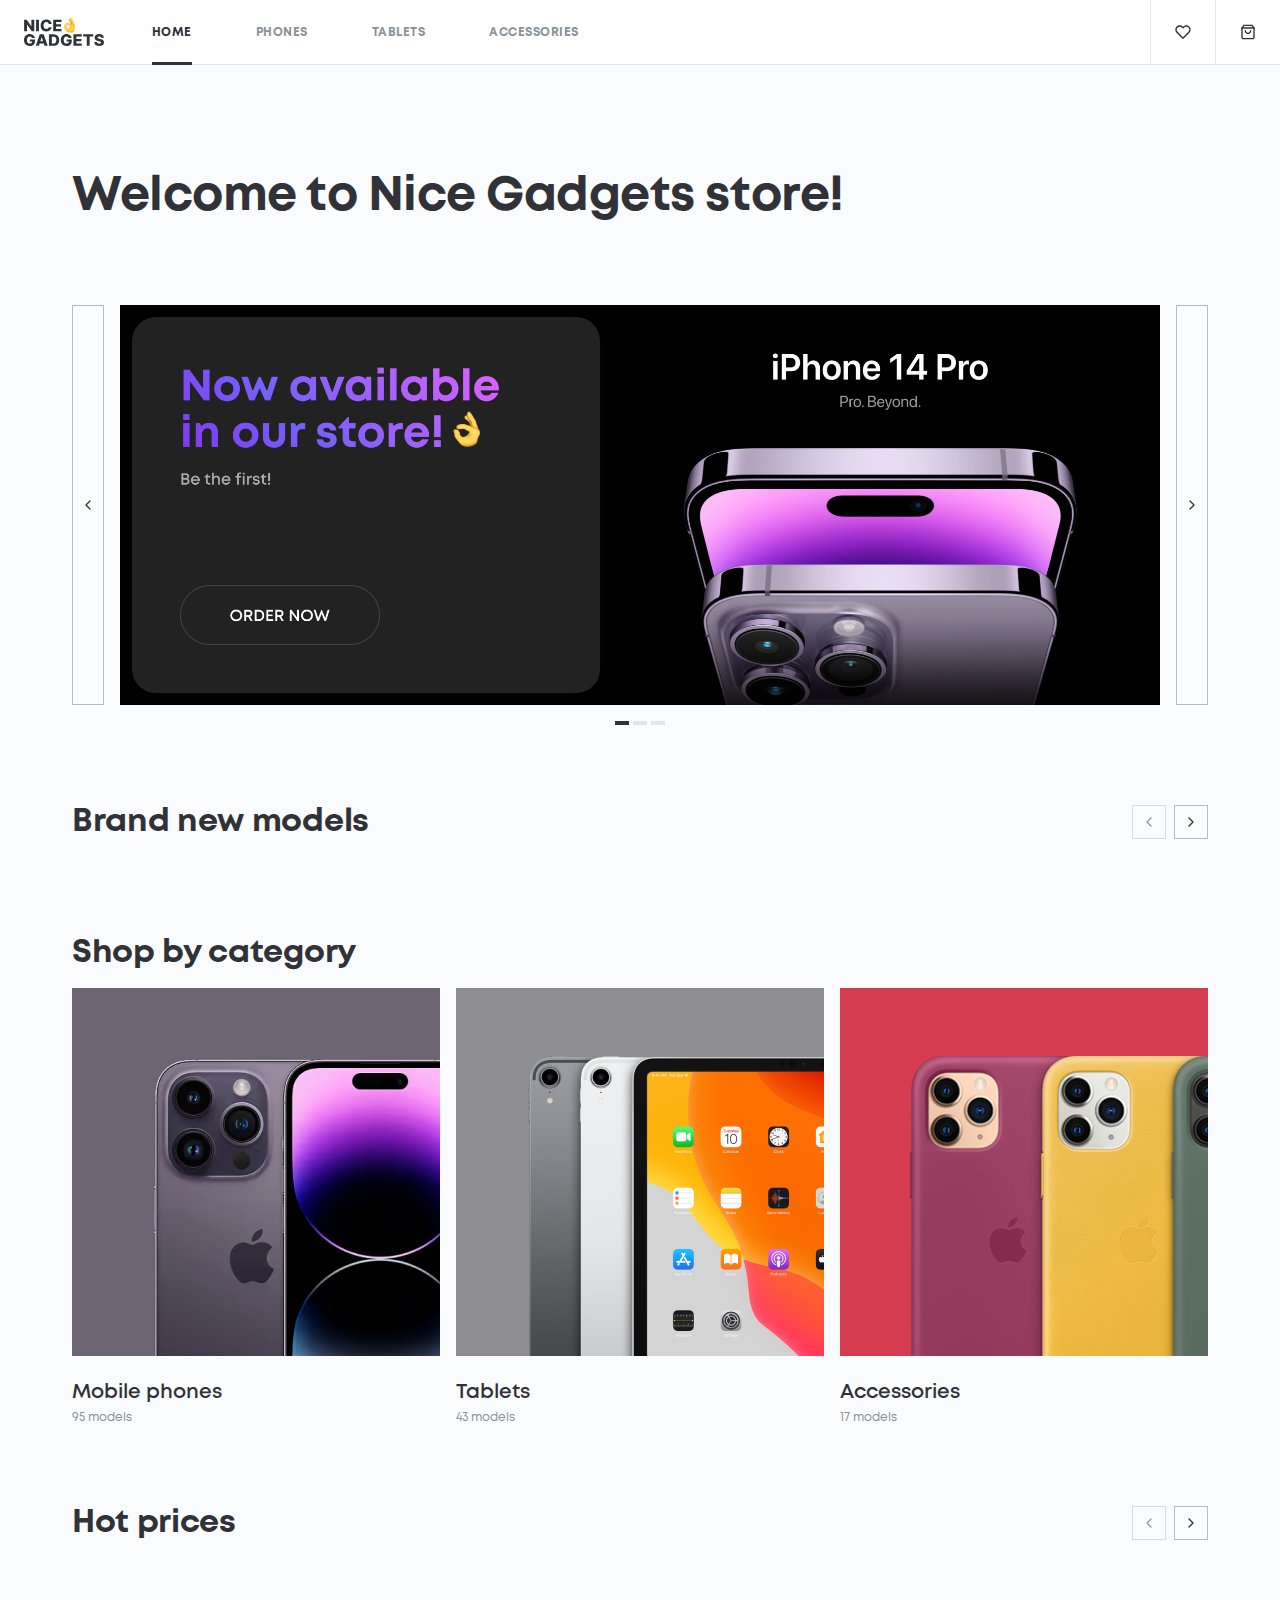
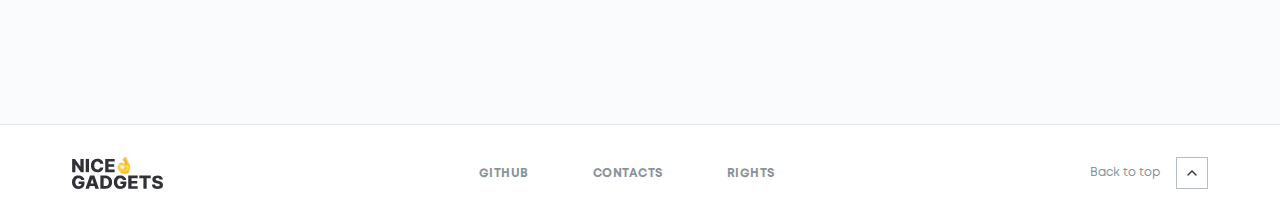
<file: index.html>
<!doctype html><html lang="en"><head><meta charset="utf-8"/><link rel="icon" href="./img/favicon.png"/><meta name="viewport" content="width=device-width,initial-scale=1"/><meta name="theme-color" content="#000000"/><title>Nice Gadgets</title><meta name="description" content="Web site created using create-react-app"/><script defer="defer" src="./static/js/main.a50fb7a5.js"></script><link href="./static/css/main.1d24a38c.css" rel="stylesheet"></head><body><noscript>You need to enable JavaScript to run this app.</noscript><div id="root"></div></body></html>
</file>
<file: static/css/main.1d24a38c.css>
.page{font-family:Mont,sans-serif;letter-spacing:0}.container{padding-inline:24px}@media(min-width:640px){.container{padding-inline:32px}}@media(min-width:1200px){.container{margin:0 auto;max-width:1136px;width:100%}}.page{display:flex;flex-direction:column;min-height:100vh}.page__container{flex:1 1;margin-bottom:80px;margin-top:24px}.Header_container__Pv0TG{padding-inline:24px}@media(min-width:640px){.Header_container__Pv0TG{padding-inline:32px}}@media(min-width:1200px){.Header_container__Pv0TG{margin:0 auto;max-width:1136px;width:100%}}.Header_page__LLqy4{font-family:Mont,sans-serif;letter-spacing:0}.Header_header__QJfsy{align-items:center;background-color:#fff;border-bottom:1px solid #e2e6e9;display:flex;flex-direction:row;height:48px;justify-content:space-between;left:0;position:sticky;right:0;top:0;z-index:3}@media(min-width:1200px){.Header_header__QJfsy{height:64px}}.Header_header__logo__r0\+6V{align-items:center;justify-content:center;padding:13px 16px}@media(min-width:1200px){.Header_header__logo__r0\+6V{padding:18px 24px}}.Header_header__logoimage__Wg5Qg{display:block;height:21px;width:64px}@media(min-width:1200px){.Header_header__logoimage__Wg5Qg{height:28px;width:80px}}.Header_header__left__VT8Go{display:flex;flex-direction:row;gap:16px}@media(min-width:1200px){.Header_header__left__VT8Go{gap:24px}}.Header_header__right__cDSOP{align-items:center;display:flex;flex-direction:row;height:100%}.Header_header__right_main__AfBDb{display:none}@media(min-width:640px){.Header_header__right_main__AfBDb{display:flex;flex-direction:row;height:100%}}.Header_header__buttons__70gqj{display:none}@media(min-width:640px){.Header_header__buttons__70gqj{display:flex;flex-direction:row;height:100%}}.Header_header__button__LBFeE{align-items:center;border-left:1px solid #e2e6e9;display:flex;height:100%;justify-content:center;padding-inline:24px;position:relative;text-decoration:none}.Header_header__button__LBFeE:hover{color:#313237}.Header_header__button_img__g2XE8{position:relative}.Header_header__button_active__tvV6o{color:#313237}.Header_header__button_active__tvV6o:after{background-color:#313237;bottom:-1px;content:"";display:block;height:3px;left:0;position:absolute;width:100%}@media(min-width:640px){.Header_header__burger__7Xaeg{display:none}}.Header_header__infolabel__WQ\+v8{align-items:center;background-color:#eb5757;border:1px solid #fff;border-radius:50%;box-sizing:border-box;color:#fff;display:flex;font-size:9px;height:14px;justify-content:center;position:absolute;right:18px;text-decoration:none;top:18px;width:14px}.Navbar_container__FrhG7{padding-inline:24px}@media(min-width:640px){.Navbar_container__FrhG7{padding-inline:32px}}@media(min-width:1200px){.Navbar_container__FrhG7{margin:0 auto;max-width:1136px;width:100%}}.Navbar_page__\+-DoJ{font-family:Mont,sans-serif;letter-spacing:0}.Navbar_navbar__Rh4Yl{align-items:center;display:flex;justify-content:space-between}.Navbar_navbar__footer__IX9X2{flex-direction:column}@media(min-width:1200px){.Navbar_navbar__footer__IX9X2{flex-direction:row}}.Navbar_navbar__footer_ul__NAy7U{display:flex;flex-direction:column;gap:16px}@media(min-width:640px){.Navbar_navbar__footer_ul__NAy7U{flex-direction:row;gap:32px}}@media(min-width:1200px){.Navbar_navbar__footer_ul__NAy7U{gap:64px}}.Navbar_navbar__items__IylQP{display:none}@media(min-width:640px){.Navbar_navbar__items__IylQP{align-items:center;display:flex;flex-direction:row;gap:32px;height:100%}}@media(min-width:1200px){.Navbar_navbar__items__IylQP{gap:64px}}.Navbar_navbar__aside__6V8FC{align-items:center;display:flex;flex-direction:column;gap:16px}.Navbar_navbar__item__zQlmH{align-items:center;display:flex;height:28px;list-style-type:none}@media(min-width:640px){.Navbar_navbar__item__zQlmH{height:100%}}.Navbar_navbar__itemlink__Tkykh{align-items:center;color:#89939a;cursor:pointer;display:flex;font-size:12px;font-weight:700;height:100%;letter-spacing:.04em;line-height:11px;position:relative;text-decoration:none;text-transform:uppercase;transition:all .3s}.Navbar_navbar__itemlink__Tkykh:hover,.Navbar_navbar__itemlink_active__nv9y8{color:#313237}.Navbar_navbar__itemlink_active__nv9y8:after{background-color:#313237;bottom:-1px;content:"";display:block;height:3px;left:0;position:absolute;width:100%}.Navbar_open__4QWOI{height:0}.AsideMenu_container__9\+B4R{padding-inline:24px}@media(min-width:640px){.AsideMenu_container__9\+B4R{padding-inline:32px}}@media(min-width:1200px){.AsideMenu_container__9\+B4R{margin:0 auto;max-width:1136px;width:100%}}.AsideMenu_page__X3DCP{font-family:Mont,sans-serif;letter-spacing:0}.AsideMenu_menu__kXUzz{background-color:#fff;height:100vh;left:0;opacity:0;pointer-events:none;position:fixed;right:0;top:0;transform:translateX(-100%);transition:transform .3s,opacity .3s;width:100%;z-index:3}@media(min-width:1200px){.AsideMenu_menu__kXUzz{height:56px}}.AsideMenu_menu__navbar__D8Mko{align-items:center;display:flex;justify-content:center;position:relative;top:168px}.AsideMenu_menu__header__CYsb5{align-items:center;border-bottom:1px solid #e2e6e9;display:flex;flex-direction:row;gap:16px;height:48px;justify-content:space-between;left:0;position:fixed;right:0;top:0;z-index:3}@media(min-width:1200px){.AsideMenu_menu__header__CYsb5{gap:24px}}.AsideMenu_menu__header_logo__HsVAZ{align-items:center;justify-content:center;padding:13px 16px}@media(min-width:1200px){.AsideMenu_menu__header_logo__HsVAZ{padding:18px 24px}}.AsideMenu_menu__header_logoimage__IOGt\+{display:block;height:21px;width:64px}@media(min-width:1200px){.AsideMenu_menu__header_logoimage__IOGt\+{height:28px;width:80px}}.AsideMenu_menu__header_right__75QOr{align-items:center;display:flex;flex-direction:row;height:100%}.AsideMenu_menu__header_right_main__Izp8H{display:none}@media(min-width:640px){.AsideMenu_menu__header_right_main__Izp8H{display:flex;flex-direction:row;height:100%}}.AsideMenu_menu__header_button__Ty-4Z{align-items:center;border-left:1px solid #e2e6e9;display:flex;height:100%;justify-content:center;padding-inline:24px;position:relative}.AsideMenu_menu__header_button__Ty-4Z:hover,.AsideMenu_menu__header_button_active__XoEad{color:#313237}.AsideMenu_menu__header_button_active__XoEad:after{background-color:#313237;bottom:-1px;content:"";display:block;height:3px;left:0;position:absolute;width:100%}.AsideMenu_menu__buttons__0d5kL{bottom:0;display:flex;flex-direction:row;height:64px;position:fixed;width:100%}.AsideMenu_menu__button__nHbEF{align-items:center;border-left:1px solid #e2e6e9;border-top:1px solid #e2e6e9;display:flex;height:100%;justify-content:center;padding-inline:24px;position:relative;width:100%}.AsideMenu_menu__button__nHbEF:hover,.AsideMenu_menu__button_active__PoDeT{color:#313237}.AsideMenu_menu__button_active__PoDeT:after{background-color:#313237;bottom:-1px;content:"";display:block;height:3px;left:0;position:absolute;width:100%}.AsideMenu_shown__DT1gE{opacity:1;pointer-events:all;transform:translateX(0)}.ProductSearch_container__caMns{padding-inline:24px}@media(min-width:640px){.ProductSearch_container__caMns{padding-inline:32px}}@media(min-width:1200px){.ProductSearch_container__caMns{margin:0 auto;max-width:1136px;width:100%}}.ProductSearch_page__jfEij{font-family:Mont,sans-serif;letter-spacing:0}.ProductSearch_search__input__5pKWK{border:none;border-left:1px solid #e2e6e9;box-sizing:border-box;height:100%;padding:8px}.Footer_container__oYeBD{padding-inline:24px}@media(min-width:640px){.Footer_container__oYeBD{padding-inline:32px}}@media(min-width:1200px){.Footer_container__oYeBD{margin:0 auto;max-width:1136px;width:100%}}.Footer_page__qfpye{font-family:Mont,sans-serif;letter-spacing:0}.Footer_footer__cOQNQ{background-color:#fff;border-top:1px solid #e2e6e9;width:100%}.Footer_footer__body__HVKFG{display:flex;flex-direction:column;gap:32px;justify-content:space-between;padding-block:32px;padding-inline:24px}@media(min-width:640px){.Footer_footer__body__HVKFG{padding-inline:32px}}@media(min-width:1200px){.Footer_footer__body__HVKFG{max-width:1136px}}@media(min-width:640px){.Footer_footer__body__HVKFG{align-items:center;flex-direction:row;justify-content:space-between;margin:0 auto}}.Footer_footer__logo__Pj0Jq{align-items:center;justify-content:center}.Footer_footer__logoimage__9tTMv{display:block;height:32px}.BackToTop_toTopBtn__a76gG{align-items:center;background-color:inherit;border:0;color:#89939a;cursor:pointer;display:flex;gap:16px;justify-content:center}.BreadCrumbs_container__i8zt\+{padding-inline:24px}@media(min-width:640px){.BreadCrumbs_container__i8zt\+{padding-inline:32px}}@media(min-width:1200px){.BreadCrumbs_container__i8zt\+{margin:0 auto;max-width:1136px;width:100%}}.BreadCrumbs_page__Sw1BY{font-family:Mont,sans-serif;letter-spacing:0}.BreadCrumbs_breadcrumbs__4eBW3{margin-bottom:40px}.BreadCrumbs_breadcrumbs__content__\+T8jD,.BreadCrumbs_breadcrumbs__first__bygem{align-items:center;display:flex;flex-direction:row;gap:8px}.BreadCrumbs_breadcrumbs__crumb__ZP-zu{align-items:center;color:#89939a;display:flex;justify-content:center;text-decoration:none}.BreadCrumbs_breadcrumbs__home_img__BLejk{align-items:center;display:flex}.Categories_container__lwWiP{padding-inline:24px}@media(min-width:640px){.Categories_container__lwWiP{padding-inline:32px}}@media(min-width:1200px){.Categories_container__lwWiP{margin:0 auto;max-width:1136px;width:100%}}.Categories_page__Ifyam{font-family:Mont,sans-serif;letter-spacing:0}.Categories_categories__YbjZh{display:flex;flex-direction:column;gap:24px}.Categories_categories__link__fnUEN{color:inherit;text-decoration:none}.Categories_categories__title__QPUO-{font-size:22px;font-weight:700;line-height:31px}@media(min-width:640px){.Categories_categories__title__QPUO-{font-size:32px;font-weight:700;letter-spacing:-.01em;line-height:21px}}.Categories_categories__categories_wrapper__mhqZ-{--columns:4;grid-column-gap:16px;grid-row-gap:32px;column-gap:16px;display:grid;grid-template-columns:repeat(var(--columns),1fr);row-gap:32px}@media(min-width:640px){.Categories_categories__categories_wrapper__mhqZ-{--columns:12}}@media(min-width:1200px){.Categories_categories__categories_wrapper__mhqZ-{--columns:24}}.Categories_categories__category__qTO7H{display:flex;flex-direction:column;gap:24px;grid-column:1/-1}@media(min-width:640px){.Categories_categories__category__qTO7H{grid-column:span 6}}@media(min-width:1200px){.Categories_categories__category__qTO7H{grid-column:span 8}}.Categories_categories__category_photo__m5WLn{height:368px;overflow:hidden;position:relative}.Categories_categories__category_photo_1__gaym\+{background-color:#6d6474}.Categories_categories__category_photo_2__D0VdD{background-color:#8d8d92}.Categories_categories__category_photo_3__2xGdP{background-color:#d53c51}.Categories_categories__category_img__4EQG0{bottom:0;position:absolute;right:0;transition:transform .3s}.Categories_categories__category_img__4EQG0:hover{transform:scale(1.05)}.Categories_categories__category_info__tFWNn{display:flex;flex-direction:column;gap:4px}.Categories_categories__category_title__4k6D\+{font-size:20px;font-weight:600;line-height:26px}.Categories_categories__category_description__Evu8\+{color:#89939a}.PhotoSlider_container__gwMri{padding-inline:24px}@media(min-width:640px){.PhotoSlider_container__gwMri{padding-inline:32px}}@media(min-width:1200px){.PhotoSlider_container__gwMri{margin:0 auto;max-width:1136px;width:100%}}.PhotoSlider_page__6AWVs{font-family:Mont,sans-serif;letter-spacing:0}.PhotoSlider_banner__SLGUG{width:100%}.PhotoSlider_banner__maincontent__yoHZR{display:flex;flex-direction:row;justify-content:space-between}.PhotoSlider_banner__body__qJHKn{display:flex;flex-direction:column;gap:16px}.PhotoSlider_banner__photoWrapper__Ogmku{display:flex;height:320px;justify-content:center;overflow:hidden;position:relative;width:100%}@media(min-width:640px){.PhotoSlider_banner__photoWrapper__Ogmku{height:189px}}@media(min-width:1200px){.PhotoSlider_banner__photoWrapper__Ogmku{height:400px}}.PhotoSlider_banner__photo__fJD5L{object-fit:contain;opacity:0;position:absolute;transform:translateX(100%);transition:opacity .5s ease,transform .5s ease;width:100%;width:360px}@media(min-width:640px){.PhotoSlider_banner__photo__fJD5L{width:490px}}@media(min-width:1200px){.PhotoSlider_banner__photo__fJD5L{width:1040px}}.PhotoSlider_banner__photo__fJD5L.PhotoSlider_banner__photo_active__hrWtb{opacity:1;transform:translateX(0)}.PhotoSlider_banner__photo__fJD5L.PhotoSlider_banner__photo_next__ZlsyX{transform:translateX(100%)}.PhotoSlider_banner__photo__fJD5L.PhotoSlider_banner__photo_prev__EGyZy{transform:translateX(-100%)}.PhotoSlider_banner__button_wrapper__I-Isq{align-items:center;border:1px solid #b4bdc3;display:flex;justify-content:center;transition:border .3s ease;width:32px}.PhotoSlider_banner__button_wrapper__I-Isq:hover{border:1px solid #313237}.PhotoSlider_banner__button_wrapper_disabled__ghCuN{opacity:50%}.PhotoSlider_banner__dots__WXZ4G{align-items:center;display:flex;flex-direction:row;gap:4px;justify-content:center}.PhotoSlider_banner__dot__eThrZ{background-color:#e2e6e9;cursor:pointer;height:4px;width:14px}.PhotoSlider_banner__dot__eThrZ:hover{background-color:#b4bdc3}.PhotoSlider_banner__dot_active__M-Ry6{background-color:#313237}.PhotoSlider_banner__button_left__jnxny{transform:rotate(-180deg)}.ProductSlider_container__RQTS6{padding-inline:24px}@media(min-width:640px){.ProductSlider_container__RQTS6{padding-inline:32px}}@media(min-width:1200px){.ProductSlider_container__RQTS6{margin:0 auto;max-width:1136px;width:100%}}.ProductSlider_page__cIouA{font-family:Mont,sans-serif;letter-spacing:0}.ProductSlider_goods__O3-rR{display:flex;flex-direction:column;gap:24px}.ProductSlider_goods__title__Gg2DN{font-size:22px;font-weight:700;line-height:31px}@media(min-width:640px){.ProductSlider_goods__title__Gg2DN{font-size:32px;font-weight:700;letter-spacing:-.01em;line-height:21px}}.ProductSlider_goods__header__qwelQ{align-items:center;display:flex;flex-direction:row;justify-content:space-between}.ProductSlider_goods__buttons__K5ENv{display:flex;flex-direction:row;gap:8px}.ProductSlider_goods__slider__BiGjI{align-items:center;border:1px solid #b4bdc3;display:flex;height:32px;justify-content:center;transition:border .3s ease;width:32px}.ProductSlider_goods__slider__BiGjI:hover{border:1px solid #313237}.ProductSlider_goods__slider_disabled__0epNy{opacity:50%}.ProductSlider_goods__button_left__uWcVZ{transform:rotate(-180deg)}.ProductSlider_goods__cards_wrapper__hDqjn{overflow:hidden}.ProductSlider_goods__cards__IheKf{display:flex;flex-direction:row;gap:16px;overflow-x:auto;overflow:hidden;white-space:nowrap}.AccentButton_container__AoarF{padding-inline:24px}@media(min-width:640px){.AccentButton_container__AoarF{padding-inline:32px}}@media(min-width:1200px){.AccentButton_container__AoarF{margin:0 auto;max-width:1136px;width:100%}}.AccentButton_page__qSptF{font-family:Mont,sans-serif;letter-spacing:0}.AccentButton_accentButton__1lnCf{background-color:#313237;border:1px solid #313237;box-sizing:border-box;color:#fff;cursor:pointer;font-family:Mont,sans-serif;font-size:14px;font-weight:600;line-height:21px;padding-block:10px;text-align:center;transition:box-shadow .3s;width:100%}.AccentButton_accentButton__1lnCf:hover{box-shadow:0 3px 13px 0 #17203166}.AccentButton_accentButton_pressed__fB3by{background-color:#fff;border:1px solid #e2e6e9;box-shadow:none;box-sizing:border-box;color:#313237}.SecondaryButton_container__\+4k-\+{padding-inline:24px}@media(min-width:640px){.SecondaryButton_container__\+4k-\+{padding-inline:32px}}@media(min-width:1200px){.SecondaryButton_container__\+4k-\+{margin:0 auto;max-width:1136px;width:100%}}.SecondaryButton_page__TDGCO{font-family:Mont,sans-serif;letter-spacing:0}.SecondaryButton_secondaryButton__TsVT-{align-items:center;background-color:#0000;border:1px solid #b4bdc3;box-sizing:border-box;cursor:pointer;display:flex;height:100%;justify-content:center;padding:11px;transition:all .3s;width:48px}.SecondaryButton_secondaryButton__TsVT-:hover{border:1px solid #313237}.SecondaryButton_secondaryButton__TsVT-:active{border:1px solid #476df4;transform:scale(1.05)}.ProductCard_container__xOkKE{padding-inline:24px}@media(min-width:640px){.ProductCard_container__xOkKE{padding-inline:32px}}@media(min-width:1200px){.ProductCard_container__xOkKE{margin:0 auto;max-width:1136px;width:100%}}.ProductCard_page__zWyiP{font-family:Mont,sans-serif;letter-spacing:0}.ProductCard_card__N1fyH{background-color:#fff;border:1px solid #e2e6e9;box-sizing:border-box;display:flex;flex-direction:column;gap:8px;height:439px;padding:32px;width:auto}@media(min-width:640px){.ProductCard_card__N1fyH{height:512px}}@media(min-width:1200px){.ProductCard_card__N1fyH{height:506px}}.ProductCard_card__N1fyH:hover{box-shadow:0 1px 8px 0 #6b7f8752}.ProductCard_card__img_wrapper__\+W6rE{align-items:center;display:flex;justify-content:center}.ProductCard_card__img__9IMsL{align-items:center;display:block;height:129px;object-fit:contain;overflow:hidden}@media(min-width:640px){.ProductCard_card__img__9IMsL{height:202px}}@media(min-width:1200px){.ProductCard_card__img__9IMsL{height:196px;transition:transform .3s}.ProductCard_card__img__9IMsL:hover{transform:scale(1.03)}}.ProductCard_card__name__BhcTS{color:inherit;cursor:pointer;flex-wrap:wrap;font-size:14px;font-weight:400;line-height:21px;margin:16px 0 0;max-width:208px;overflow:hidden;text-decoration:none;text-overflow:ellipsis;transition-duration:.3s}.ProductCard_card__name__BhcTS:hover{color:#313237}.ProductCard_card__prices__5KNcI{align-items:center;display:flex;flex-direction:row;gap:8px}.ProductCard_card__price__1lrX7,.ProductCard_card__price_regular__NVzpD{font-size:22px;font-weight:700;line-height:31px}.ProductCard_card__price_regular__NVzpD{color:#e2e6e9;font-weight:600;text-decoration:line-through}.ProductCard_card__divider__ZvDCw{background-color:#e2e6e9;display:block;height:1px}.ProductCard_card__informartion__kFZ2P{display:flex;flex-direction:column;gap:8px;padding-block:8px}.ProductCard_card__info__j82Tc{display:flex;flex-direction:row;justify-content:space-between}.ProductCard_card__techChar__dXAw9{color:#89939a;font-size:12px;font-weight:600;line-height:15px}.ProductCard_card__techValue__4-iSq{color:#313237;font-size:12px;font-weight:600;line-height:15px}.ProductCard_card__buttons__Ccev3{display:flex;flex-direction:row;gap:8px}.HomePage_container__ONGTf{padding-inline:24px}@media(min-width:640px){.HomePage_container__ONGTf{padding-inline:32px}}@media(min-width:1200px){.HomePage_container__ONGTf{margin:0 auto;max-width:1136px;width:100%}}.HomePage_page__pXTPv{font-family:Mont,sans-serif;letter-spacing:0}.HomePage_homepage__kbWis{display:flex;flex-direction:column;gap:80px;margin-block:80px}.HomePage_homepage__title__trWCU{font-size:48px;font-weight:700;letter-spacing:-.01em;line-height:56px}.Dropdown_container__mwqMJ{padding-inline:24px}@media(min-width:640px){.Dropdown_container__mwqMJ{padding-inline:32px}}@media(min-width:1200px){.Dropdown_container__mwqMJ{margin:0 auto;max-width:1136px;width:100%}}.Dropdown_page__EmkLT{font-family:Mont,sans-serif;letter-spacing:0}.Dropdown_dropdown__1ZLzD{position:relative}.Dropdown_dropdown__header__WPsRj{align-items:center;background-color:inherit;border:1px solid #b4bdc3;box-sizing:border-box;cursor:pointer;display:flex;height:40px;justify-content:space-between;padding-inline:12px;width:100%}.Dropdown_dropdown__body__3ic7J{background-color:#fff;border:1px solid #e2e6e9;box-shadow:0 2px 15px 0 #0000000d;box-sizing:border-box;display:flex;flex-direction:column;margin-top:4px;padding-block:8px;position:absolute;width:100%;z-index:1}.Dropdown_dropdown__item__xaak9{color:#89939a;line-height:21px;padding:6px 0 5px 12px;text-decoration:none;width:100%}.Dropdown_dropdown__item__xaak9:hover{background-color:#fafbfc;color:#313237}.Dropdown_dropdown__1ZLzD .Dropdown_dropdown__icon__woHqd{transform:rotate(90deg);transition:transform .3s ease}.Dropdown_dropdown__1ZLzD .Dropdown_dropdown__icon_rotate__MuSo7{transform:rotate(-90deg)}.CatalogHeader_container__7DdAv{padding-inline:24px}@media(min-width:640px){.CatalogHeader_container__7DdAv{padding-inline:32px}}@media(min-width:1200px){.CatalogHeader_container__7DdAv{margin:0 auto;max-width:1136px;width:100%}}.CatalogHeader_page__BuROy{font-family:Mont,sans-serif;letter-spacing:0}.CatalogHeader_catalogHeader__HHqAj{--columns:4;grid-column-gap:16px;grid-row-gap:32px;column-gap:16px;display:grid;grid-template-columns:repeat(var(--columns),1fr);row-gap:32px}@media(min-width:640px){.CatalogHeader_catalogHeader__HHqAj{--columns:12}}@media(min-width:1200px){.CatalogHeader_catalogHeader__HHqAj{--columns:24}}.CatalogHeader_catalogHeader__top__ITFji{display:flex;flex-direction:column;gap:8px;grid-column:1/-1;width:100%}.CatalogHeader_catalogHeader__title__PLuCm{font-size:48px;font-weight:700;letter-spacing:-.01em;line-height:56px}.CatalogHeader_catalogHeader__info__PXBq5{color:#89939a}.CatalogHeader_catalogHeader__filters__lDBj2{display:flex;flex-direction:row;gap:8px;grid-column:1/-1;padding-bottom:24px}@media(min-width:640px){.CatalogHeader_catalogHeader__filters__lDBj2{grid-column:span 8}}.CatalogHeader_catalogHeader__filter__xnZ34{display:flex;flex-direction:column;gap:4px;width:100%}.CatalogHeader_catalogHeader__filterText__Ob\+9W{color:#89939a}@keyframes react-loading-skeleton{to{transform:translateX(100%)}}.react-loading-skeleton{--base-color:#ebebeb;--highlight-color:#f5f5f5;--animation-duration:1.5s;--animation-direction:normal;--pseudo-element-display:block;background-color:var(--base-color);border-radius:.25rem;display:inline-flex;line-height:1;overflow:hidden;position:relative;-webkit-user-select:none;user-select:none;width:100%}.react-loading-skeleton:after{animation-direction:var(--animation-direction);animation-duration:var(--animation-duration);animation-iteration-count:infinite;animation-name:react-loading-skeleton;animation-timing-function:ease-in-out;background-image:linear-gradient(90deg,var(--base-color),var(--highlight-color),var(--base-color));background-repeat:no-repeat;content:" ";display:var(--pseudo-element-display);height:100%;left:0;position:absolute;right:0;top:0;transform:translateX(-100%)}@media (prefers-reduced-motion){.react-loading-skeleton{--pseudo-element-display:none}}.CatalogPage_container__wA-9\+{padding-inline:24px}@media(min-width:640px){.CatalogPage_container__wA-9\+{padding-inline:32px}}@media(min-width:1200px){.CatalogPage_container__wA-9\+{margin:0 auto;max-width:1136px;width:100%}}.CatalogPage_page__DQryD{font-family:Mont,sans-serif;letter-spacing:0}.CatalogPage_phonespage__\+kW\+U{--columns:4;grid-column-gap:16px;grid-row-gap:32px;column-gap:16px;display:grid;grid-template-columns:repeat(var(--columns),1fr);row-gap:32px}@media(min-width:640px){.CatalogPage_phonespage__\+kW\+U{--columns:12}}@media(min-width:1200px){.CatalogPage_phonespage__\+kW\+U{--columns:24}}.CatalogPage_phonespage__loader__PZIYu,.CatalogPage_phonespage__products__bF98W,.CatalogPage_phonespage__top__ERblf{grid-column:1/-1}.ProductList_container__MIldY{padding-inline:24px}@media(min-width:640px){.ProductList_container__MIldY{padding-inline:32px}}@media(min-width:1200px){.ProductList_container__MIldY{margin:0 auto;max-width:1136px;width:100%}}.ProductList_page__\+JS50{font-family:Mont,sans-serif;letter-spacing:0}.ProductList_products__wqmD2{--columns:4;grid-column-gap:16px;grid-row-gap:32px;column-gap:16px;display:grid;grid-template-columns:repeat(var(--columns),1fr);row-gap:32px}@media(min-width:640px){.ProductList_products__wqmD2{--columns:12}}@media(min-width:1200px){.ProductList_products__wqmD2{--columns:24}}.ProductList_products__card__Lz4MV{grid-column:1/-1}@media(min-width:640px){.ProductList_products__card__Lz4MV{grid-column:span 6}}.ProductList_products__title__4\+MPq{font-size:32px;font-weight:700;grid-column:1/-1;letter-spacing:-.01em;line-height:21px}@media(min-width:1200px){.ProductList_products__title__4\+MPq{grid-column:8/19}}.ProductList_products__pagination__cNJ7E{grid-column:1/-1}.Pagination_container__foAKJ{padding-inline:24px}@media(min-width:640px){.Pagination_container__foAKJ{padding-inline:32px}}@media(min-width:1200px){.Pagination_container__foAKJ{margin:0 auto;max-width:1136px;width:100%}}.Pagination_page__iz-Ec{font-family:Mont,sans-serif;letter-spacing:0}.Pagination_pagination__hDKaT{margin-top:16px}.Pagination_pagination__paginationNums__2BN3D{align-items:center;display:flex;flex-direction:row;gap:8px;justify-content:center;list-style:none}.Pagination_pagination__img__HBYgT{transform:rotate(-90deg)}.Pagination_pagination__img_right__PhWLA{transform:rotate(90deg)}.Pagination_pagination__paginationBtn__yrPlj{align-items:center;border:1px solid #b4bdc3;box-sizing:border-box;cursor:pointer;display:flex;height:32px;justify-content:center;width:32px}.Pagination_pagination__paginationBtn__yrPlj:hover{background-color:#313237;color:#fff}.Pagination_pagination__paginationBtn__yrPlj.Pagination_disabled__o-qTe{display:none}.Pagination_pagination__paginationNum__CCvLa{align-items:center;cursor:pointer;display:flex;height:32px;justify-content:center;width:32px}.Pagination_pagination__paginationNum__CCvLa:hover{color:#fff}.Pagination_pagination__button__hmaST{cursor:pointer}.Pagination_pagination__paginationNumActive__GjvQh{align-items:center;background-color:#313237;color:#fff;display:flex;font-weight:700;height:100%;justify-content:center;width:100%}.Pagination_pagination__paginationBreak__EEuaM{align-items:center;color:#b4bdc3;cursor:pointer;display:flex;justify-content:center}.ProductCardSkeleton_container__18ltm{padding-inline:24px}@media(min-width:640px){.ProductCardSkeleton_container__18ltm{padding-inline:32px}}@media(min-width:1200px){.ProductCardSkeleton_container__18ltm{margin:0 auto;max-width:1136px;width:100%}}.ProductCardSkeleton_page__giAhi{font-family:Mont,sans-serif;letter-spacing:0}.ProductCardSkeleton_cards__QrQrq{--columns:4;grid-column-gap:16px;grid-row-gap:32px;column-gap:16px;display:grid;grid-template-columns:repeat(var(--columns),1fr);row-gap:32px}@media(min-width:640px){.ProductCardSkeleton_cards__QrQrq{--columns:12}}@media(min-width:1200px){.ProductCardSkeleton_cards__QrQrq{--columns:24}}.ProductCardSkeleton_card__XL2ts{background-color:#fff;border:1px solid #e2e6e9;box-sizing:border-box;display:flex;flex-direction:column;gap:8px;grid-column:1/-1;height:439px;padding:32px;width:auto;width:272px}@media(min-width:640px){.ProductCardSkeleton_card__XL2ts{grid-column:span 6;height:512px}}@media(min-width:1200px){.ProductCardSkeleton_card__XL2ts{height:506px}}.ProductCardSkeleton_card__XL2ts:hover{box-shadow:0 1px 8px 0 #6b7f8752}.ProductCardSkeleton_card__img_wrapper__0zj\+P{align-items:center;display:flex;height:129px;justify-content:center;width:100%}@media(min-width:640px){.ProductCardSkeleton_card__img_wrapper__0zj\+P{height:202px}}@media(min-width:1200px){.ProductCardSkeleton_card__img_wrapper__0zj\+P{height:196px}}.ProductCardSkeleton_card__img__OikYT{align-items:center;border:1px solid #e2e6e9;display:block;height:100%;object-fit:contain;overflow:hidden;width:100%}.ProductCardSkeleton_card__name__wIzVb{color:inherit;flex-wrap:wrap;margin:16px 0 0;max-width:208px;overflow:hidden;text-decoration:none;text-overflow:ellipsis}.ProductCardSkeleton_card__prices__nYtxp{align-items:center;display:flex;flex-direction:row;gap:8px}.ProductCardSkeleton_card__divider__WuUOq{background-color:#e2e6e9;display:block;height:1px}.ProductCardSkeleton_card__informartion__Hvwg0{display:flex;flex-direction:column;gap:8px;padding-block:8px}.ProductCardSkeleton_card__info__mJY-X{display:flex;flex-direction:row;justify-content:space-between}.ProductCardSkeleton_card__buttons__Wqb5O{display:flex;flex-direction:row;gap:8px}.ProductPage_container__XJoIM{padding-inline:24px}@media(min-width:640px){.ProductPage_container__XJoIM{padding-inline:32px}}@media(min-width:1200px){.ProductPage_container__XJoIM{margin:0 auto;max-width:1136px;width:100%}}.ProductPage_page__AZgUV{font-family:Mont,sans-serif;letter-spacing:0}.ProductPage_productpage__VnaE8{display:flex;flex-direction:column;gap:80px}.ProductPage_productpage__content__l9vE8{--columns:4;grid-column-gap:16px;grid-row-gap:32px;column-gap:16px;display:grid;grid-template-columns:repeat(var(--columns),1fr);row-gap:32px}@media(min-width:640px){.ProductPage_productpage__content__l9vE8{--columns:12}}@media(min-width:1200px){.ProductPage_productpage__content__l9vE8{--columns:24}}.ProductPage_productpage__topLeft__CDLmD{display:flex;flex-direction:column;gap:40px;grid-column:1/-1}@media(min-width:640px){.ProductPage_productpage__topLeft__CDLmD{grid-column:1/7}}@media(min-width:1200px){.ProductPage_productpage__topLeft__CDLmD{grid-column:1/13}}.ProductPage_productpage__title_wrapper__V49sQ{display:flex;flex-direction:column;gap:24px;grid-column:1/-1}.ProductPage_productpage__title__qFc5H{font-size:32px;font-weight:700;letter-spacing:-.01em;line-height:21px;line-height:41px}.ProductPage_productpage__productslider__ybLFQ{grid-column:1/-1}.ProductPage_productpage__main__agGBa{display:flex;flex-direction:column;gap:16px}.ProductPage_productpage__topMiddle__iyUI9{display:flex;flex-direction:column;gap:32px;grid-column:1/-1}@media(min-width:640px){.ProductPage_productpage__topMiddle__iyUI9{grid-column:8/-1}}@media(min-width:1200px){.ProductPage_productpage__topMiddle__iyUI9{grid-column:14/22}}.ProductPage_productpage__buttons__HECK5{display:flex;flex-direction:row;gap:8px}.ProductPage_productpage__informartion__p72wc{display:flex;flex-direction:column;gap:8px;padding-block:8px}.ProductPage_productpage__info__POlRS{display:flex;flex-direction:row;justify-content:space-between}.ProductPage_productpage__techChar__PskJt{color:#89939a;font-size:12px;font-weight:600;line-height:15px}.ProductPage_productpage__techValue__mwx62{color:#313237;font-size:12px;font-weight:600;line-height:15px}.ProductPage_productpage__prices__1YO1g{align-items:center;display:flex;flex-direction:row;gap:8px}.ProductPage_productpage__price__YYInO,.ProductPage_productpage__price_regular__5hJLQ{font-size:22px;font-weight:700;line-height:31px}.ProductPage_productpage__price_regular__5hJLQ{color:#e2e6e9;font-weight:600;text-decoration:line-through}.ProductPage_productpage__bottom_left__7yqHl{grid-column:1/-1}@media(min-width:1200px){.ProductPage_productpage__bottom_left__7yqHl{grid-column:1/12}}.ProductPage_productpage__bottom_right__BSDkU{grid-column:1/-1}@media(min-width:1200px){.ProductPage_productpage__bottom_right__BSDkU{grid-column:13/-1}}.ProductPage_productpage__divider__S1UH4{background-color:#e2e6e9;height:1px;margin-top:16px;width:100%}.ProductPage_productpage__descriptions__1Igz8{display:flex;flex-direction:column;gap:16px;margin-top:32px}.ProductPage_productpage__titlemain__ZwVS\+{font-size:22px;font-weight:700;line-height:31px}.ProductPage_productpage__titledesc__wN0bn{font-size:20px;font-weight:600;line-height:26px}.ProductPage_productpage__desc__OSpxo{color:#89939a;font-size:14px;font-weight:400;line-height:21px}.ProductPage_productpage__techspecs__ZPrnc{display:flex;flex-direction:column;gap:8px;margin-top:24px}.ProductPage_productpage__techspec__xRSiE{display:flex;flex-direction:row;justify-content:space-between}.ProductPage_productpage__techinfo__zm6OJ,.ProductPage_productpage__techname__5ye8Z{font-size:14px;font-weight:400;line-height:21px}.ProductPage_productpage__techinfo__zm6OJ{color:#89939a}.BackButton_container__WcLQ9{padding-inline:24px}@media(min-width:640px){.BackButton_container__WcLQ9{padding-inline:32px}}@media(min-width:1200px){.BackButton_container__WcLQ9{margin:0 auto;max-width:1136px;width:100%}}.BackButton_page__UcCBN{font-family:Mont,sans-serif;letter-spacing:0}.BackButton_backbutton__le84k{align-items:center;background:none;border:none;cursor:pointer;display:flex;padding:0;position:relative}.BackButton_backbutton__le84k:hover .BackButton_backbutton__text__PuwxM:after{width:100%}.BackButton_backbutton__text__PuwxM{margin-left:8px;position:relative}.BackButton_backbutton__text__PuwxM:after{background-color:#313237;bottom:-2px;content:"";height:1.5px;left:0;position:absolute;transition:width .3s ease;width:0}.ImagesSlider_container__7SnQz{padding-inline:24px}@media(min-width:640px){.ImagesSlider_container__7SnQz{padding-inline:32px}}@media(min-width:1200px){.ImagesSlider_container__7SnQz{margin:0 auto;max-width:1136px;width:100%}}.ImagesSlider_page__XcKVx{font-family:Mont,sans-serif;letter-spacing:0}.ImagesSlider_imagesslider__g--Ej{display:flex;flex-direction:column;gap:16px}@media(min-width:640px){.ImagesSlider_imagesslider__g--Ej{flex-direction:row;gap:8px}}.ImagesSlider_imagesslider__photos__EFV6f{align-items:center;display:flex;flex-direction:row;gap:16px;justify-content:center}@media(min-width:640px){.ImagesSlider_imagesslider__photos__EFV6f{flex-direction:column;gap:16px;justify-content:start}}@media(max-width:640px){.ImagesSlider_imagesslider__photos__EFV6f{order:2}}.ImagesSlider_imagesslider__photo_wrapper__uuV2j{align-items:center;border:1px solid #b4bdc3;box-sizing:border-box;display:flex;height:40px;justify-content:center;width:40px}@media(min-width:1200px){.ImagesSlider_imagesslider__photo_wrapper__uuV2j{height:80px;width:80px}}.ImagesSlider_imagesslider__photo_wrapper_active__wT6VA{border:1px solid #313237}.ImagesSlider_imagesslider__photo__m0rO6{height:85%;object-fit:contain;width:85%}.ImagesSlider_imagesslider__mainphoto__CEjoc{display:flex;height:288px;justify-content:center;width:100%}@media(max-width:640px){.ImagesSlider_imagesslider__mainphoto__CEjoc{order:1}}@media(min-width:640px){.ImagesSlider_imagesslider__mainphoto__CEjoc{height:464px;width:464px}}.ImagesSlider_imagesslider__photo__m0rO6{height:90%;width:90%}.VariableChars_container__RjYf-{padding-inline:24px}@media(min-width:640px){.VariableChars_container__RjYf-{padding-inline:32px}}@media(min-width:1200px){.VariableChars_container__RjYf-{margin:0 auto;max-width:1136px;width:100%}}.VariableChars_page__Lu-AM{font-family:Mont,sans-serif;letter-spacing:0}.VariableChars_variablechars__wqeF2{display:flex;flex-direction:column;gap:24px}.VariableChars_variablechars__title__01TxF{color:#89939a}.VariableChars_variablechars__block__-IN9E{display:flex;flex-direction:column;gap:8px}.VariableChars_variablechars__items__MsroF{display:flex;gap:8px}.VariableChars_variablechars__color__Abp3h{border:2px solid #e2e6e9;border-radius:50%;box-sizing:border-box;cursor:pointer;height:32px;transition:border .3s;width:32px}.VariableChars_variablechars__color__Abp3h:hover{border:1px solid #b4bdc3}.VariableChars_variablechars__color_active__HFhoG{border:1px solid #313237}.VariableChars_variablechars__divider__Hc6s4{background-color:#e2e6e9;height:1px;width:100%}.VariableChars_variablechars__capacity__-2WmU{align-items:center;border:1px solid #b4bdc3;box-sizing:border-box;cursor:pointer;display:flex;padding:7px 11px;transition:border .3s}.VariableChars_variablechars__capacity__-2WmU:hover{border:1px solid #313237}.VariableChars_variablechars__capacity_active__kcxGx{background-color:#313237;color:#fff}.FavouritePage_container__NUDsz{padding-inline:24px}@media(min-width:640px){.FavouritePage_container__NUDsz{padding-inline:32px}}@media(min-width:1200px){.FavouritePage_container__NUDsz{margin:0 auto;max-width:1136px;width:100%}}.FavouritePage_page__Drl7f{font-family:Mont,sans-serif;letter-spacing:0}.FavouritePage_favouritepage__content__LVi28{display:flex;flex-direction:column;gap:40px}.FavouritePage_favouritepage__errormsj__\+3T3\+{font-size:20px;font-weight:600;line-height:26px;margin:0 auto}.BasketPage_container__zK6JL{padding-inline:24px}@media(min-width:640px){.BasketPage_container__zK6JL{padding-inline:32px}}@media(min-width:1200px){.BasketPage_container__zK6JL{margin:0 auto;max-width:1136px;width:100%}}.BasketPage_page__hCAsB{font-family:Mont,sans-serif;letter-spacing:0}.BasketPage_basketpage__content__J4eVu{--columns:4;grid-column-gap:16px;grid-row-gap:32px;column-gap:16px;display:grid;grid-template-columns:repeat(var(--columns),1fr);row-gap:32px}@media(min-width:640px){.BasketPage_basketpage__content__J4eVu{--columns:12}}@media(min-width:1200px){.BasketPage_basketpage__content__J4eVu{--columns:24}}.BasketPage_basketpage__items__hbetN{display:flex;flex-direction:column;gap:16px;grid-column:1/-1}@media(min-width:1200px){.BasketPage_basketpage__items__hbetN{grid-column:1/17}}.BasketPage_basketpage__total__ipeA9{align-items:center;align-self:start;border:1px solid #e2e6e9;display:flex;flex-direction:column;flex-grow:0;gap:16px;grid-column:1/-1;padding:24px}@media(min-width:1200px){.BasketPage_basketpage__total__ipeA9{grid-column:17/-1}}.BasketPage_basketpage__divider__Zgq5Z{background-color:#e2e6e9;height:1px;width:100%}.BasketPage_basketpage__header__31zKy{display:flex;flex-direction:column;gap:16px;grid-column:1/-1}.BasketPage_basketpage__item__e6eEP{border:1px solid #e2e6e9;display:flex;flex-direction:column;gap:24px;justify-content:space-between;padding:24px}.BasketPage_basketpage__item_left__3Psvn{align-items:center;display:flex;flex-direction:row;gap:24px}.BasketPage_basketpage__item_right__sBlHI{align-items:center;display:flex;flex-direction:row;justify-content:space-between}@media(min-width:640px){.BasketPage_basketpage__item_right__sBlHI{flex-direction:row;gap:24px}.BasketPage_basketpage__item__e6eEP{flex-direction:row}}.BasketPage_basketpage__name__diO\+1{font-size:14px;font-weight:400;line-height:21px;max-width:336px}.BasketPage_basketpage__photo_wrapper__YendN{height:80px;width:80px}.BasketPage_basketpage__photo__PFzsg{height:100%;object-fit:contain;width:100%}.BasketPage_basketpage__price__xyVCM{font-size:22px;font-weight:700;line-height:31px}.BasketPage_basketpage__counter__IISD5{align-items:center;display:flex;flex-direction:row}.BasketPage_basketpage__sign__xyRta{border:1px solid #b4bdc3;cursor:pointer;font-size:21px;height:32px;transition:border-color .3s ease;width:32px}.BasketPage_basketpage__sign__xyRta:hover{border:1px solid #313237}.BasketPage_basketpage__quantity__PnQYe{border:none;font-size:16px;outline:none;padding:0;text-align:center;width:32px}.BasketPage_basketpage__button__zKMOs{background-color:#313237;border:1px solid #313237;box-sizing:border-box;color:#fff;cursor:pointer;font-family:Mont,sans-serif;font-size:14px;font-weight:600;line-height:21px;padding-block:10px;text-align:center;transition:box-shadow .3s;width:100%}.BasketPage_basketpage__button__zKMOs:hover{box-shadow:0 3px 13px 0 #17203166}.BasketPage_basketpage__button_pressed__e2v40{background-color:#fff;border:1px solid #e2e6e9;box-shadow:none;box-sizing:border-box;color:#313237}.BasketPage_basketpage__info__-aWOI{color:#89939a}.BasketPage_basketpage__errormsj__sc1yJ{font-size:20px;font-weight:600;grid-column:1/-1;line-height:26px;margin:0 auto}.ModalWin_container__wvUJx{padding-inline:24px}@media(min-width:640px){.ModalWin_container__wvUJx{padding-inline:32px}}@media(min-width:1200px){.ModalWin_container__wvUJx{margin:0 auto;max-width:1136px;width:100%}}.ModalWin_page__lOZBr{font-family:Mont,sans-serif;letter-spacing:0}.ModalWin_modalwin__A4dru{background-color:#00000080;height:100%;left:0;position:fixed;top:0;width:100%;z-index:10}.ModalWin_modalwin__clsbutton__7ibxC{display:flex;justify-content:end}.ModalWin_modalwin__content__F6gbI{align-items:center;background-color:#fff;color:#313237;display:inline-block;left:50%;max-width:80%;padding:36px;position:fixed;text-align:center;top:50%;transform:translate(-50%,-50%);z-index:11}.ModalWin_modalwin__top__9Hj2c{display:flex;flex-direction:column;gap:8px}.ModalWin_modalwin__text__RoMGZ{font-size:14px;font-weight:400;line-height:21px;margin-bottom:16px}.NotFoundPage_container__D-Bh1{padding-inline:24px}@media(min-width:640px){.NotFoundPage_container__D-Bh1{padding-inline:32px}}@media(min-width:1200px){.NotFoundPage_container__D-Bh1{margin:0 auto;max-width:1136px;width:100%}}*,body{margin:0;padding:0}body{background-color:#fafbfc;color:#313237;font-family:Mont-Regular,sans-serif;font-size:12px;min-width:320px;position:relative;scroll-behavior:smooth}ul{list-style:none;margin:0;padding:0}button{all:unset;background:none;border:none;color:inherit;cursor:pointer;display:inline-block;font:inherit;margin:0;padding:0;text-align:center}@font-face{font-family:Mont;font-weight:700;src:url(../../static/media/Mont-Bold.03c8c2f6127c1da0fc39.otf)}@font-face{font-family:Mont;font-weight:600;src:url(../../static/media/Mont-SemiBold.8979d71a3146ca1d761f.otf)}@font-face{font-family:Mont;font-weight:400;src:url(../../static/media/Mont-Regular.1d26d89f7339866d3133.otf)}.NotFoundPage_page__NMRaN{font-family:Mont,sans-serif;letter-spacing:0}.NotFoundPage_notfoundpage__fj6D5{--columns:4;grid-column-gap:16px;grid-row-gap:32px;column-gap:16px;display:grid;grid-template-columns:repeat(var(--columns),1fr);row-gap:32px}@media(min-width:640px){.NotFoundPage_notfoundpage__fj6D5{--columns:12}}@media(min-width:1200px){.NotFoundPage_notfoundpage__fj6D5{--columns:24}}.NotFoundPage_notfoundpage__content__tjrcc{align-items:center;display:flex;flex-direction:column;gap:24px;grid-column:1/-1}@media(min-width:1200px){.NotFoundPage_notfoundpage__content__tjrcc{grid-column:7/19}}.NotFoundPage_notfoundpage__photo__0rXKC{height:80%;width:80%}.NotFoundPage_notfoundpage__title__HzXOj{font-size:32px;font-weight:700;letter-spacing:-.01em;line-height:21px}
/*# sourceMappingURL=main.1d24a38c.css.map*/
</file>
